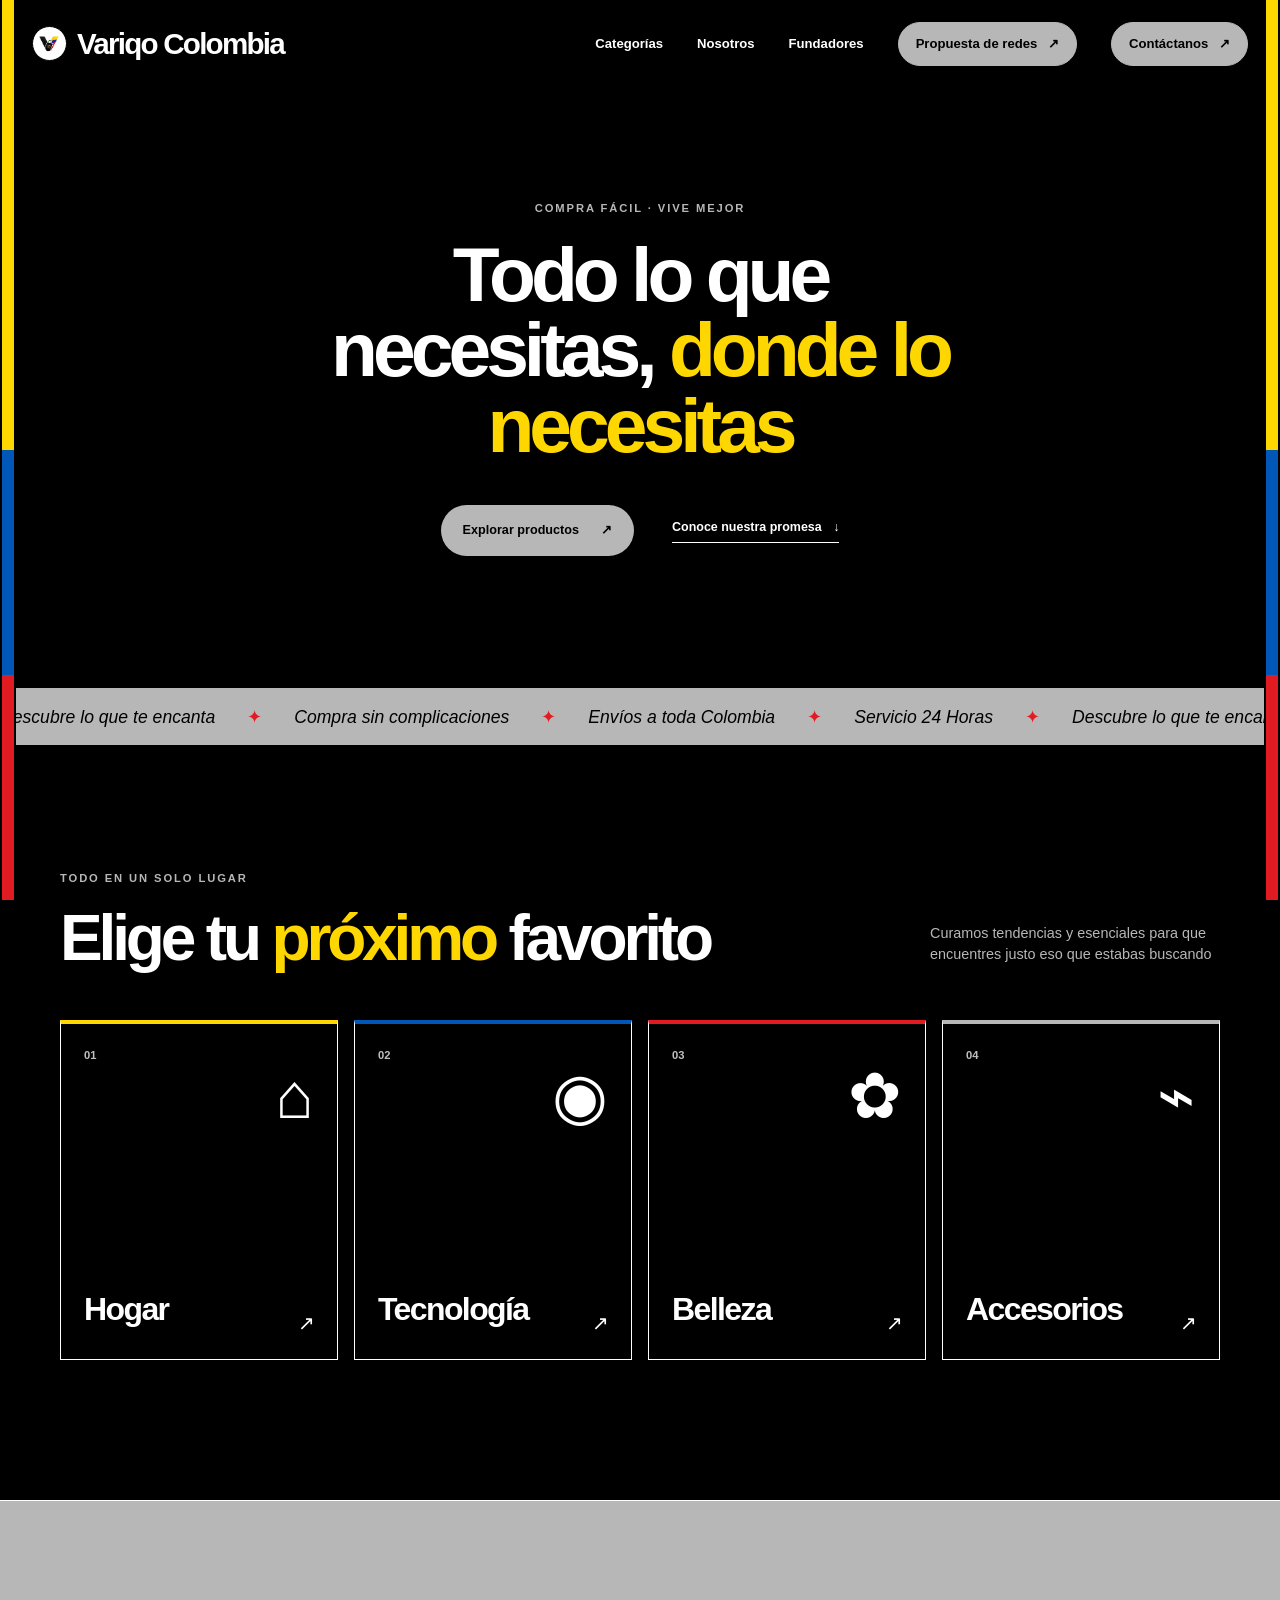
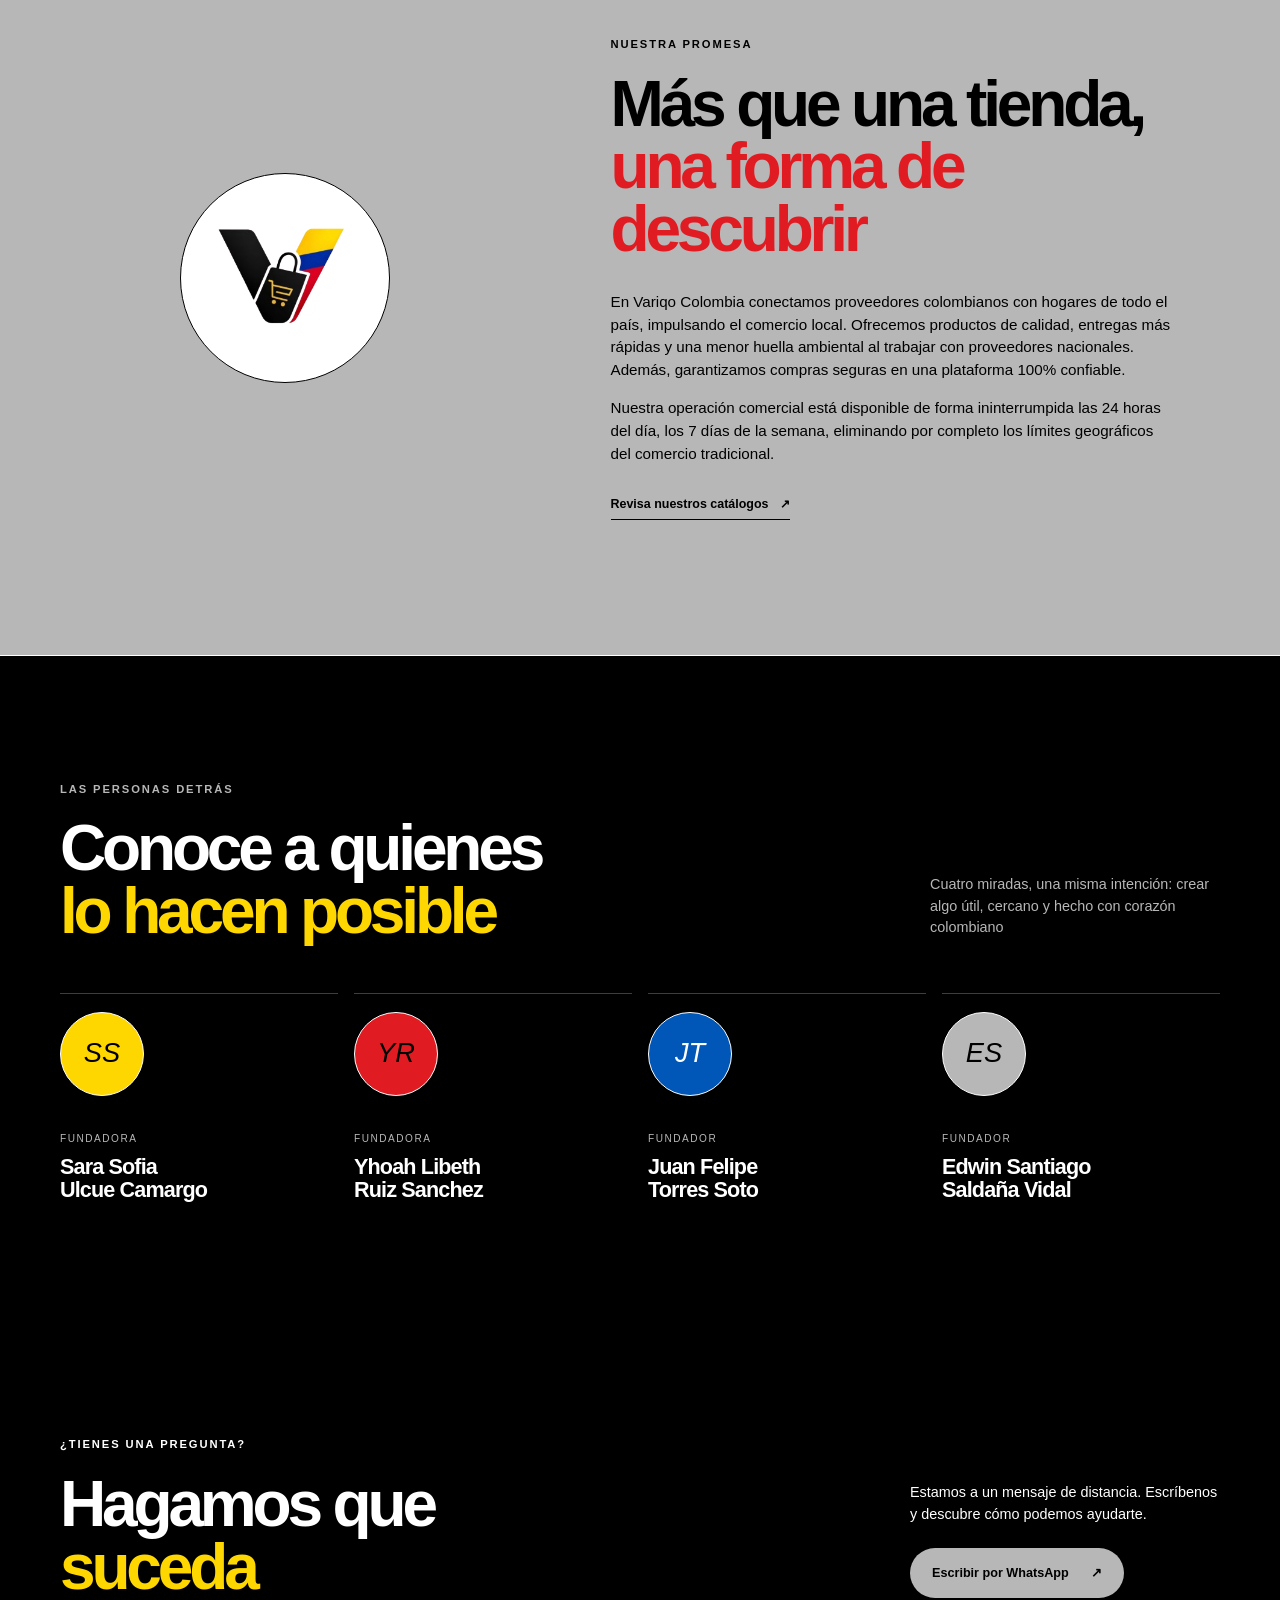
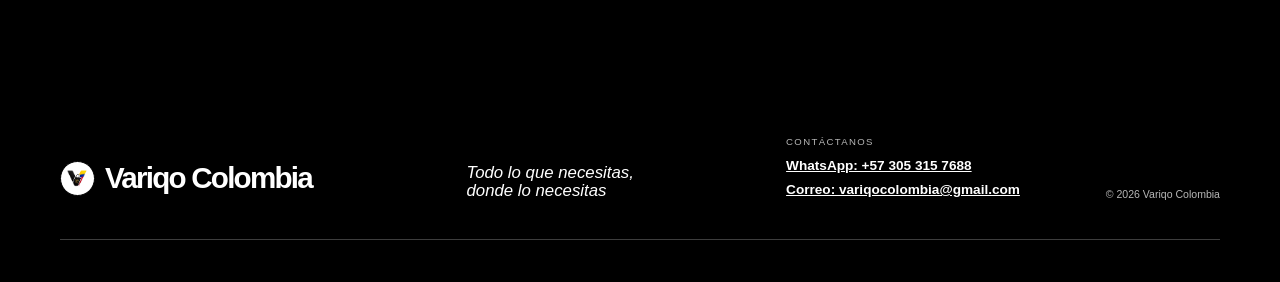
<file: index.html>
<!doctype html>
<html lang="es">
  <head>
    <meta charset="UTF-8" />
    <meta name="viewport" content="width=device-width, initial-scale=1.0" />
    <meta
      name="description"
      content="Variqo Colombia: todo lo que necesitas, donde lo necesitas. Descubre productos para tu hogar, belleza, tecnología y más."
    />
    <meta name="theme-color" content="#000000" />
    <title>Variqo Colombia | Todo lo que necesitas</title>
    <link rel="stylesheet" href="styles.v2.css" />
  </head>
  <body>
    <aside class="edge-flag edge-flag-left" aria-label="Bandera de Colombia decorativa" role="img"></aside>
    <aside class="edge-flag edge-flag-right" aria-label="Bandera de Colombia decorativa" role="img"></aside>
    <header class="site-header" id="inicio">
      <a class="brand" href="#inicio" aria-label="Variqo Colombia, inicio">
        <span class="brand-mark" aria-hidden="true">
          <img src="assets/variqo-logo-clean.png" alt="" />
        </span>
        <span>Variqo Colombia</span>
      </a>
      <button class="menu-toggle" type="button" aria-expanded="false" aria-controls="site-nav">
        <span class="sr-only">Abrir menú</span>
        <span></span><span></span>
      </button>
      <nav class="site-nav" id="site-nav" aria-label="Navegación principal">
        <div class="nav-links">
          <a href="#categorias">Categorías</a>
          <a href="#nosotros">Nosotros</a>
          <a href="#fundadores">Fundadores</a>
        </div>
        <div class="nav-proposal">
          <a class="nav-cta" href="propuesta-redes.html">Propuesta de redes <span aria-hidden="true">↗</span></a>
        </div>
        <a class="nav-cta" href="#contacto">Contáctanos <span aria-hidden="true">↗</span></a>
      </nav>
    </header>

    <main>
      <section class="hero section-shell">
        <div class="hero-copy">
          <p class="eyebrow">Compra fácil · Vive mejor</p>
          <h1>Todo lo que necesitas, <em>donde lo necesitas</em></h1>
          <div class="hero-actions">
            <a class="button button-primary" href="#categorias">Explorar productos <span aria-hidden="true">↗</span></a>
            <a class="text-link" href="#nosotros">Conoce nuestra promesa <span aria-hidden="true">↓</span></a>
          </div>
        </div>
      </section>

      <div class="ticker" aria-label="Beneficios de Variqo">
        <div class="ticker-track">
          <div class="ticker-group">
            <span>Descubre lo que te encanta</span><span class="ticker-star" aria-hidden="true">✦</span><span>Compra sin complicaciones</span><span class="ticker-star" aria-hidden="true">✦</span>
            <span>Envíos a toda Colombia</span><span class="ticker-star" aria-hidden="true">✦</span><span>Servicio 24 Horas</span><span class="ticker-star" aria-hidden="true">✦</span>
          </div>
          <div class="ticker-group" aria-hidden="true">
            <span>Descubre lo que te encanta</span><span class="ticker-star" aria-hidden="true">✦</span><span>Compra sin complicaciones</span><span class="ticker-star" aria-hidden="true">✦</span>
            <span>Envíos a toda Colombia</span><span class="ticker-star" aria-hidden="true">✦</span><span>Servicio 24 Horas</span><span class="ticker-star" aria-hidden="true">✦</span>
          </div>
        </div>
      </div>

      <section class="section-shell categories-section" id="categorias">
        <div class="section-heading">
          <div>
            <p class="eyebrow">Todo en un solo lugar</p>
            <h2>Elige tu <em>próximo</em> favorito</h2>
          </div>
          <p class="section-description">Curamos tendencias y esenciales para que encuentres justo eso que estabas buscando</p>
        </div>
        <div class="category-grid">
          <a class="category-card category-home reveal" href="#contacto">
            <span class="category-number">01</span><span class="category-icon" aria-hidden="true">⌂</span>
            <h3>Hogar</h3><span class="card-arrow">↗</span>
          </a>
          <a class="category-card category-tech reveal" href="#contacto">
            <span class="category-number">02</span><span class="category-icon" aria-hidden="true">◉</span>
            <h3>Tecnología</h3><span class="card-arrow">↗</span>
          </a>
          <a class="category-card category-beauty reveal" href="#contacto">
            <span class="category-number">03</span><span class="category-icon" aria-hidden="true">✿</span>
            <h3>Belleza</h3><span class="card-arrow">↗</span>
          </a>
          <a class="category-card category-accessories reveal" href="#contacto">
            <span class="category-number">04</span><span class="category-icon" aria-hidden="true">⌁</span>
            <h3>Accesorios</h3><span class="card-arrow">↗</span>
          </a>
        </div>
      </section>

      <section class="about-section" id="nosotros">
        <div class="section-shell about-layout">
          <div class="about-stamp" aria-hidden="true">
            <span class="about-logo-frame">
              <img src="assets/variqo-logo-clean.png" alt="" />
            </span>
          </div>
          <div class="about-copy">
            <p class="eyebrow">Nuestra promesa</p>
            <h2>Más que una tienda,<br /><em>una forma de descubrir</em></h2>
            <p>
              En Variqo Colombia conectamos proveedores colombianos con hogares de todo el país,
              impulsando el comercio local. Ofrecemos productos de calidad, entregas más rápidas y 
              una menor huella ambiental al trabajar con proveedores nacionales. Además, garantizamos 
              compras seguras en una plataforma 100% confiable.
            </p>
            <p>
              Nuestra operación comercial está disponible de forma ininterrumpida las 24 horas 
              del día, los 7 días de la semana, eliminando por completo los límites geográficos del
              comercio tradicional.
            </p>
            <a class="text-link dark-link" href="#contacto">Revisa nuestros catálogos <span aria-hidden="true">↗</span></a>
          </div>
        </div>
      </section>

      <section class="section-shell founders-section" id="fundadores">
        <div class="section-heading founders-heading">
          <div><p class="eyebrow">Las personas detrás</p><h2>Conoce a quienes<br /><em>lo hacen posible</em></h2></div>
          <p class="section-description">Cuatro miradas, una misma intención: crear algo útil, cercano y hecho con corazón colombiano</p>
        </div>
        <div class="founders-grid">
          <article class="founder-card reveal"><div class="avatar avatar-sara">SS</div><p class="founder-role">Fundadora</p><h3>Sara Sofia<br />Ulcue Camargo</h3></article>
          <article class="founder-card reveal"><div class="avatar avatar-yhoah">YR</div><p class="founder-role">Fundadora</p><h3>Yhoah Libeth<br />Ruiz Sanchez</h3></article>
          <article class="founder-card reveal"><div class="avatar avatar-juan">JT</div><p class="founder-role">Fundador</p><h3>Juan Felipe<br />Torres Soto</h3></article>
          <article class="founder-card reveal"><div class="avatar avatar-edwin">ES</div><p class="founder-role">Fundador</p><h3>Edwin Santiago<br />Saldaña Vidal</h3></article>
        </div>
      </section>

      <section class="contact-section" id="contacto">
        <div class="section-shell contact-inner">
          <div><p class="eyebrow">¿Tienes una pregunta?</p><h2>Hagamos que<br /><em>suceda</em></h2></div>
          <div class="contact-action"><p>Estamos a un mensaje de distancia. Escríbenos y descubre cómo podemos ayudarte.</p><a class="button button-light" href="https://wa.me/573053157688" target="_blank" rel="noopener noreferrer">Escribir por WhatsApp <span aria-hidden="true">↗</span></a></div>
        </div>
      </section>
    </main>

    <footer class="site-footer">
      <div class="section-shell footer-inner">
        <a class="brand footer-brand" href="#inicio">
          <span class="brand-mark" aria-hidden="true">
            <img src="assets/variqo-logo-clean.png" alt="" />
          </span>
          <span>Variqo Colombia</span>
        </a>
        <p>Todo lo que necesitas,<br />donde lo necesitas</p>
        <div class="footer-contact">
          <span>Contáctanos</span>
          <a href="https://wa.me/573053157688" target="_blank" rel="noopener noreferrer">WhatsApp: +57 305 315 7688</a>
          <a href="mailto:variqocolombia@gmail.com">Correo: variqocolombia@gmail.com</a>
        </div>
        <p class="copyright">© <span id="year"></span> Variqo Colombia</p>
      </div>
    </footer>
    <script src="script.js"></script>
  </body>
</html>
</file>
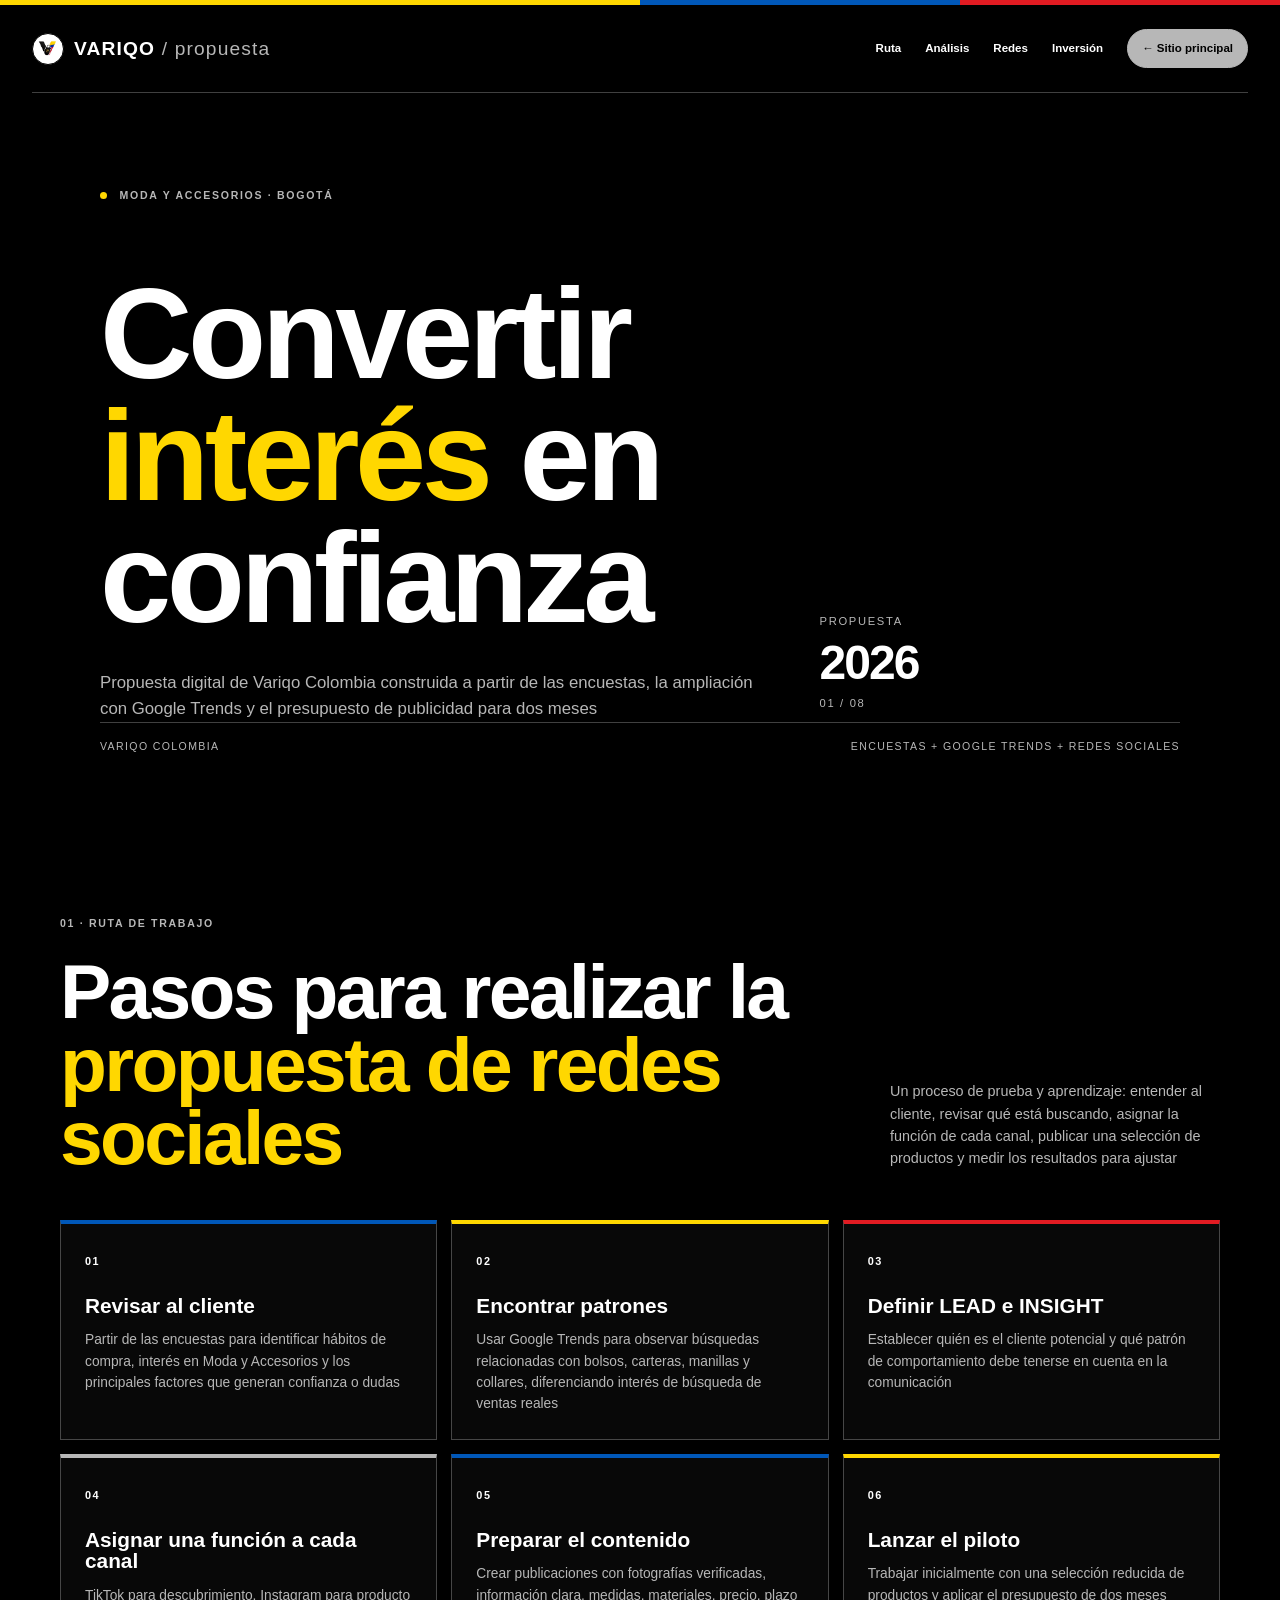
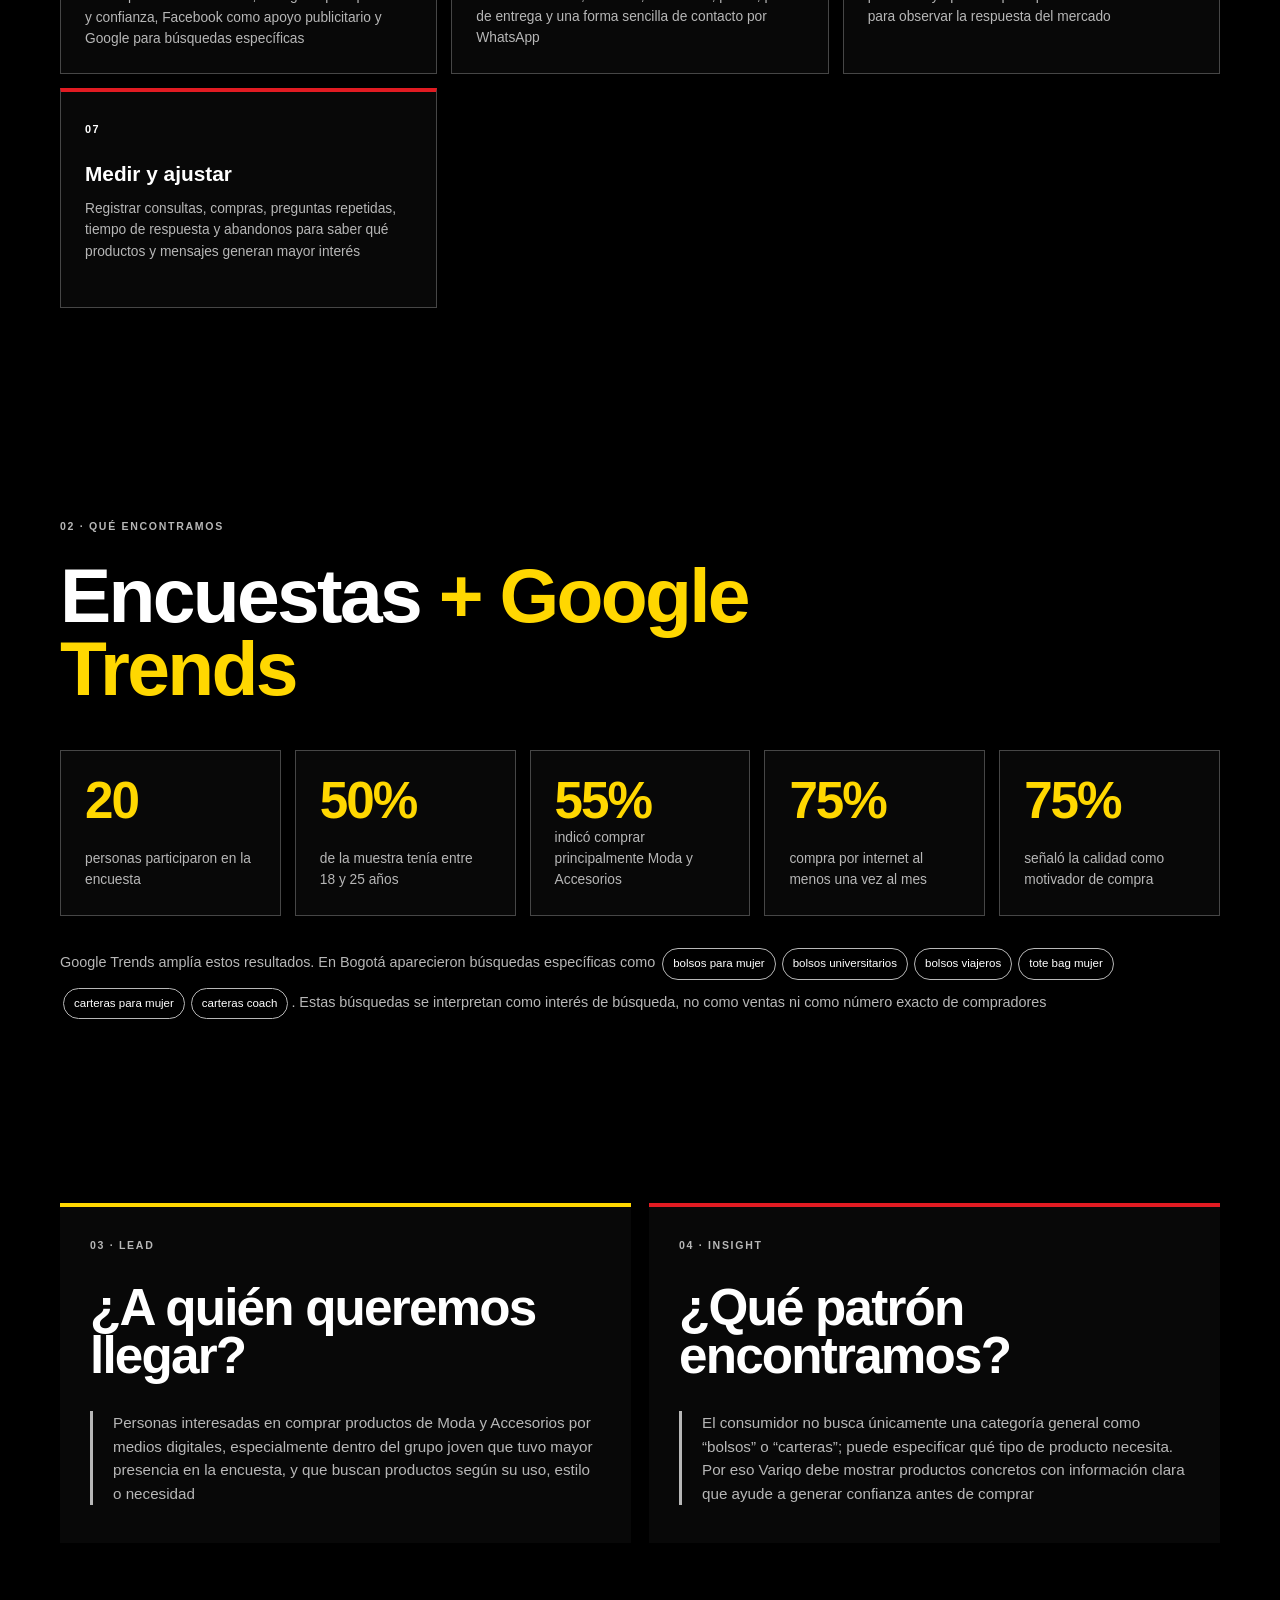
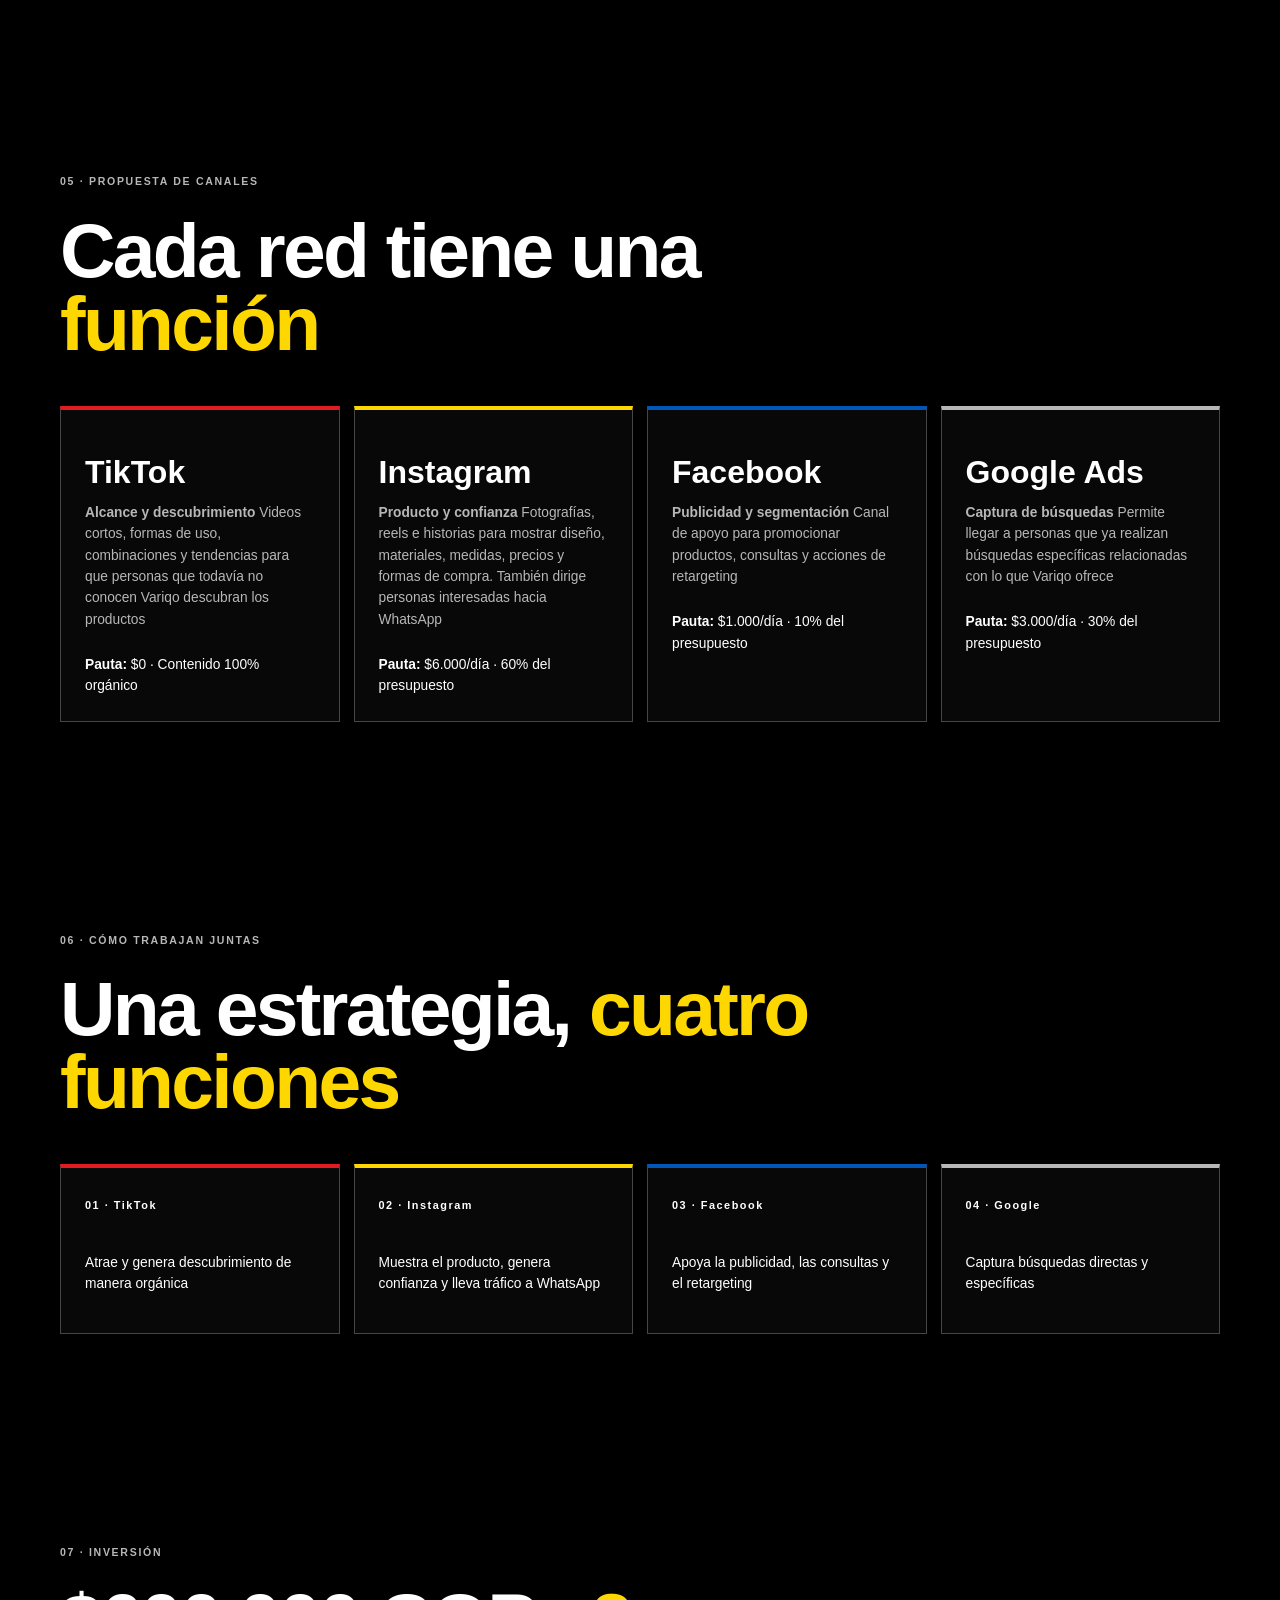
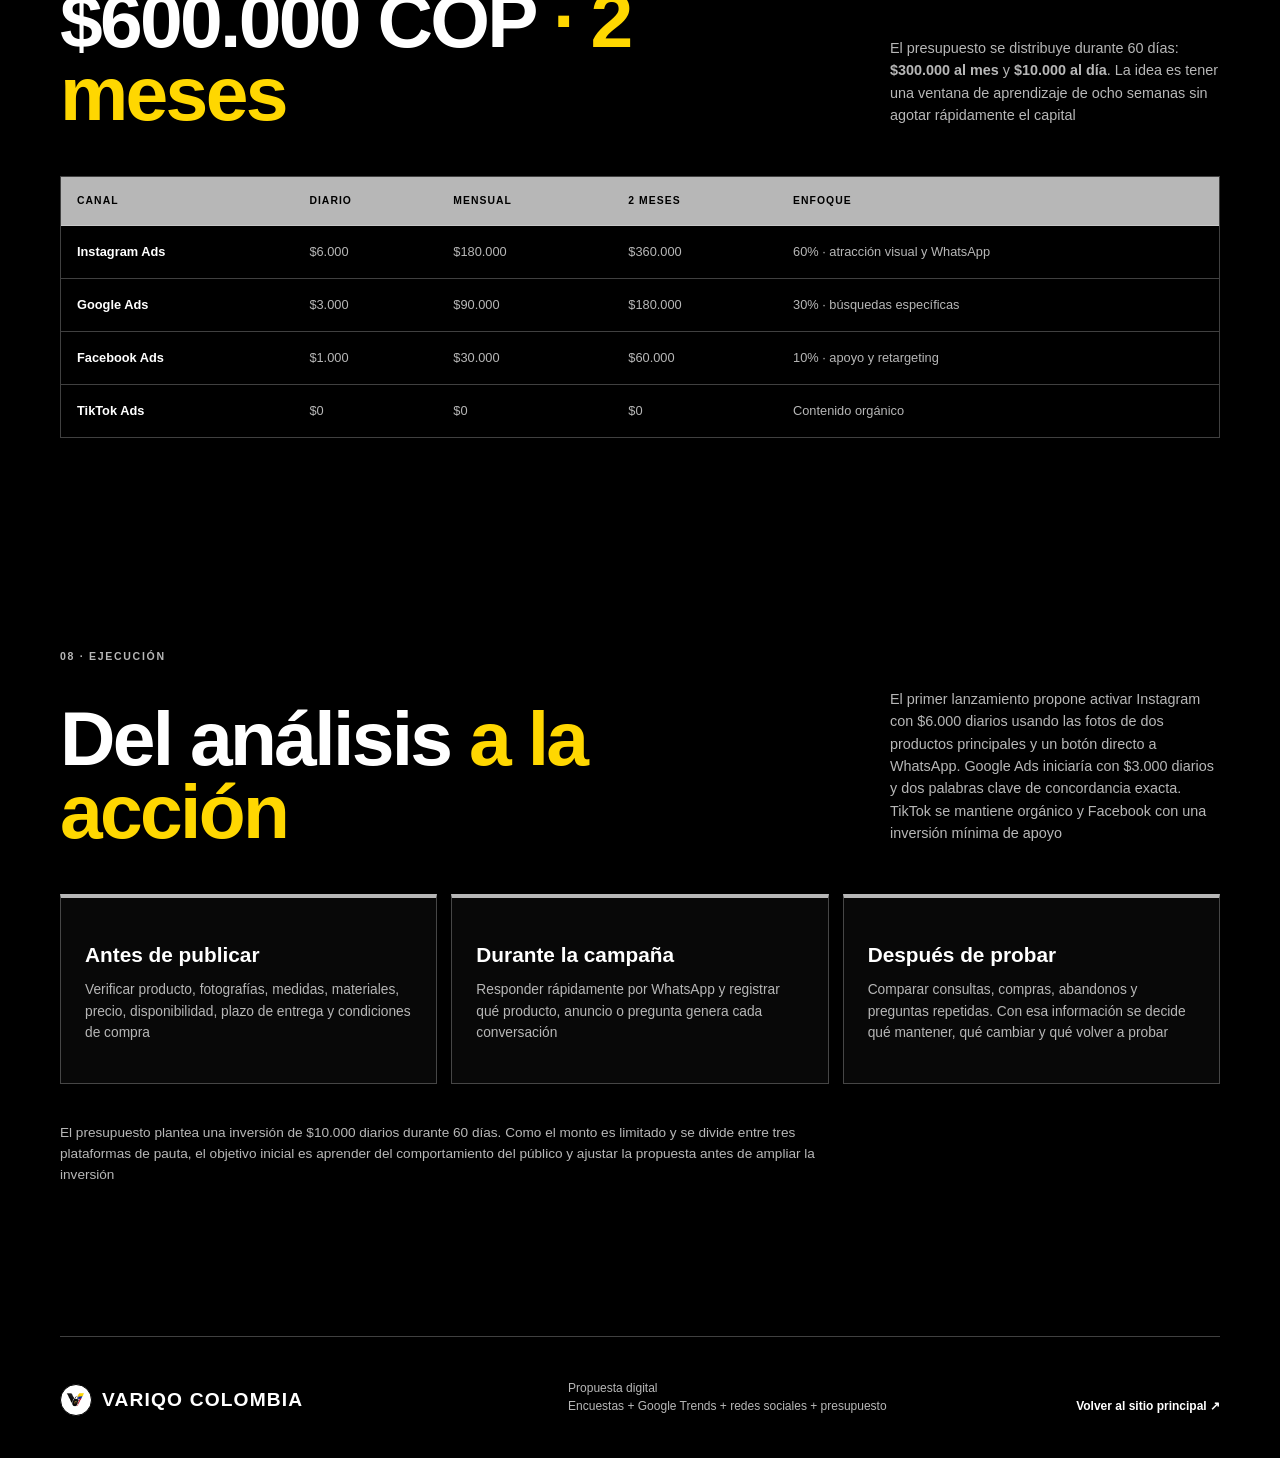
<file: propuesta-redes.html>
<!doctype html>
<html lang="es">
  <head>
    <meta charset="UTF-8" />
    <meta name="viewport" content="width=device-width, initial-scale=1.0" />
    <meta name="description" content="Propuesta digital de Variqo Colombia: análisis, canales, inversión y ruta de ejecución para Moda y Accesorios." />
    <meta name="theme-color" content="#000000" />
    <title>Variqo Colombia | Propuesta digital</title>
    <link rel="stylesheet" href="propuesta-redes.css" />
  </head>
  <body>
    <header class="proposal-header">
      <a class="proposal-brand" href="index.html" aria-label="Volver a Variqo Colombia">
        <span class="brand-mark" aria-hidden="true"><img src="assets/variqo-logo-clean.png" alt="" /></span>
        <span>VARIQO <span class="brand-muted">/ propuesta</span></span>
      </a>
      <nav aria-label="Navegación de la propuesta">
        <a href="#ruta">Ruta</a>
        <a href="#analisis">Análisis</a>
        <a href="#canales">Redes</a>
        <a href="#inversion">Inversión</a>
        <a class="header-back" href="index.html"><span aria-hidden="true">←</span> Sitio principal</a>
      </nav>
    </header>

    <main>
      <section class="proposal-hero section-wrap" aria-labelledby="proposal-title">
        <div class="hero-kicker"><span class="dot" aria-hidden="true"></span> Moda y Accesorios · Bogotá</div>
        <div class="hero-grid">
          <div>
            <h1 id="proposal-title">Convertir<br /><em>interés</em> en confianza</h1>
            <p class="hero-lead">Propuesta digital de Variqo Colombia construida a partir de las encuestas, la ampliación con Google Trends y el presupuesto de publicidad para dos meses</p>
          </div>
          <div class="hero-index"><span>Propuesta</span><strong>2026</strong><span>01 / 08</span></div>
        </div>
        <div class="hero-foot"><span>Variqo Colombia</span><span>Encuestas + Google Trends + redes sociales</span></div>
      </section>

      <section class="content-section section-wrap" id="ruta" aria-labelledby="ruta-title">
        <div class="section-kicker">01 · Ruta de trabajo</div>
        <div class="section-heading">
          <h2 id="ruta-title">Pasos para realizar la <em>propuesta de redes sociales</em></h2>
          <p>Un proceso de prueba y aprendizaje: entender al cliente, revisar qué está buscando, asignar la función de cada canal, publicar una selección de productos y medir los resultados para ajustar</p>
        </div>
        <div class="info-grid steps-grid">
          <article class="info-card accent-blue"><span class="card-number">01</span><h3>Revisar al cliente</h3><p>Partir de las encuestas para identificar hábitos de compra, interés en Moda y Accesorios y los principales factores que generan confianza o dudas</p></article>
          <article class="info-card accent-yellow"><span class="card-number">02</span><h3>Encontrar patrones</h3><p>Usar Google Trends para observar búsquedas relacionadas con bolsos, carteras, manillas y collares, diferenciando interés de búsqueda de ventas reales</p></article>
          <article class="info-card accent-red"><span class="card-number">03</span><h3>Definir LEAD e INSIGHT</h3><p>Establecer quién es el cliente potencial y qué patrón de comportamiento debe tenerse en cuenta en la comunicación</p></article>
          <article class="info-card accent-gray"><span class="card-number">04</span><h3>Asignar una función a cada canal</h3><p>TikTok para descubrimiento, Instagram para producto y confianza, Facebook como apoyo publicitario y Google para búsquedas específicas</p></article>
          <article class="info-card accent-blue"><span class="card-number">05</span><h3>Preparar el contenido</h3><p>Crear publicaciones con fotografías verificadas, información clara, medidas, materiales, precio, plazo de entrega y una forma sencilla de contacto por WhatsApp</p></article>
          <article class="info-card accent-yellow"><span class="card-number">06</span><h3>Lanzar el piloto</h3><p>Trabajar inicialmente con una selección reducida de productos y aplicar el presupuesto de dos meses para observar la respuesta del mercado</p></article>
          <article class="info-card accent-red"><span class="card-number">07</span><h3>Medir y ajustar</h3><p>Registrar consultas, compras, preguntas repetidas, tiempo de respuesta y abandonos para saber qué productos y mensajes generan mayor interés</p></article>
        </div>
      </section>

      <section class="content-section section-wrap" id="analisis" aria-labelledby="analisis-title">
        <div class="section-kicker">02 · Qué encontramos</div>
        <div class="section-heading"><h2 id="analisis-title">Encuestas <em>+ Google Trends</em></h2></div>
        <div class="metrics-grid">
          <article class="metric-card"><strong>20</strong><span>personas participaron en la encuesta</span></article>
          <article class="metric-card"><strong>50%</strong><span>de la muestra tenía entre 18 y 25 años</span></article>
          <article class="metric-card"><strong>55%</strong><span>indicó comprar principalmente Moda y Accesorios</span></article>
          <article class="metric-card"><strong>75%</strong><span>compra por internet al menos una vez al mes</span></article>
          <article class="metric-card"><strong>75%</strong><span>señaló la calidad como motivador de compra</span></article>
        </div>
        <p class="analysis-note">Google Trends amplía estos resultados. En Bogotá aparecieron búsquedas específicas como <span class="tag">bolsos para mujer</span><span class="tag">bolsos universitarios</span><span class="tag">bolsos viajeros</span><span class="tag">tote bag mujer</span><span class="tag">carteras para mujer</span><span class="tag">carteras coach</span>. Estas búsquedas se interpretan como interés de búsqueda, no como ventas ni como número exacto de compradores</p>
      </section>

      <section class="insight-section section-wrap" aria-labelledby="lead-title">
        <div class="insight-block accent-yellow"><div class="section-kicker">03 · LEAD</div><h2 id="lead-title">¿A quién queremos llegar?</h2><p class="quote">Personas interesadas en comprar productos de Moda y Accesorios por medios digitales, especialmente dentro del grupo joven que tuvo mayor presencia en la encuesta, y que buscan productos según su uso, estilo o necesidad</p></div>
        <div class="insight-block accent-red" aria-labelledby="insight-title"><div class="section-kicker">04 · INSIGHT</div><h2 id="insight-title">¿Qué patrón encontramos?</h2><p class="quote">El consumidor no busca únicamente una categoría general como “bolsos” o “carteras”; puede especificar qué tipo de producto necesita. Por eso Variqo debe mostrar productos concretos con información clara que ayude a generar confianza antes de comprar</p></div>
      </section>

      <section class="content-section section-wrap" id="canales" aria-labelledby="canales-title">
        <div class="section-kicker">05 · Propuesta de canales</div>
        <div class="section-heading"><h2 id="canales-title">Cada red tiene una <em>función</em></h2></div>
        <div class="info-grid channels-grid">
          <article class="info-card channel-card accent-red"><h3>TikTok</h3><p><strong>Alcance y descubrimiento</strong> Videos cortos, formas de uso, combinaciones y tendencias para que personas que todavía no conocen Variqo descubran los productos</p><p class="budget-note"><strong>Pauta:</strong> $0 · Contenido 100% orgánico</p></article>
          <article class="info-card channel-card accent-yellow"><h3>Instagram</h3><p><strong>Producto y confianza</strong> Fotografías, reels e historias para mostrar diseño, materiales, medidas, precios y formas de compra. También dirige personas interesadas hacia WhatsApp</p><p class="budget-note"><strong>Pauta:</strong> $6.000/día · 60% del presupuesto</p></article>
          <article class="info-card channel-card accent-blue"><h3>Facebook</h3><p><strong>Publicidad y segmentación</strong> Canal de apoyo para promocionar productos, consultas y acciones de retargeting</p><p class="budget-note"><strong>Pauta:</strong> $1.000/día · 10% del presupuesto</p></article>
          <article class="info-card channel-card accent-gray"><h3>Google Ads</h3><p><strong>Captura de búsquedas</strong> Permite llegar a personas que ya realizan búsquedas específicas relacionadas con lo que Variqo ofrece</p><p class="budget-note"><strong>Pauta:</strong> $3.000/día · 30% del presupuesto</p></article>
        </div>
      </section>

      <section class="content-section section-wrap" aria-labelledby="functions-title">
        <div class="section-kicker">06 · Cómo trabajan juntas</div>
        <div class="section-heading"><h2 id="functions-title">Una estrategia, <em>cuatro funciones</em></h2></div>
        <div class="info-grid function-grid">
          <article class="info-card"><span class="card-number">01 · TikTok</span><p>Atrae y genera descubrimiento de manera orgánica</p></article>
          <article class="info-card"><span class="card-number">02 · Instagram</span><p>Muestra el producto, genera confianza y lleva tráfico a WhatsApp</p></article>
          <article class="info-card"><span class="card-number">03 · Facebook</span><p>Apoya la publicidad, las consultas y el retargeting</p></article>
          <article class="info-card"><span class="card-number">04 · Google</span><p>Captura búsquedas directas y específicas</p></article>
        </div>
      </section>

      <section class="content-section section-wrap" id="inversion" aria-labelledby="inversion-title">
        <div class="section-kicker">07 · Inversión</div>
        <div class="section-heading"><h2 id="inversion-title">$600.000 COP <em>· 2 meses</em></h2><p>El presupuesto se distribuye durante 60 días: <strong>$300.000 al mes</strong> y <strong>$10.000 al día</strong>. La idea es tener una ventana de aprendizaje de ocho semanas sin agotar rápidamente el capital</p></div>
        <div class="table-wrap"><table><thead><tr><th>Canal</th><th>Diario</th><th>Mensual</th><th>2 meses</th><th>Enfoque</th></tr></thead><tbody><tr><td>Instagram Ads</td><td>$6.000</td><td>$180.000</td><td>$360.000</td><td>60% · atracción visual y WhatsApp</td></tr><tr><td>Google Ads</td><td>$3.000</td><td>$90.000</td><td>$180.000</td><td>30% · búsquedas específicas</td></tr><tr><td>Facebook Ads</td><td>$1.000</td><td>$30.000</td><td>$60.000</td><td>10% · apoyo y retargeting</td></tr><tr><td>TikTok Ads</td><td>$0</td><td>$0</td><td>$0</td><td>Contenido orgánico</td></tr></tbody></table></div>
      </section>

      <section class="content-section section-wrap execution-section" id="accion" aria-labelledby="accion-title">
        <div class="section-kicker">08 · Ejecución</div>
        <div class="section-heading"><h2 id="accion-title">Del análisis <em>a la acción</em></h2><p>El primer lanzamiento propone activar Instagram con $6.000 diarios usando las fotos de dos productos principales y un botón directo a WhatsApp. Google Ads iniciaría con $3.000 diarios y dos palabras clave de concordancia exacta. TikTok se mantiene orgánico y Facebook con una inversión mínima de apoyo</p></div>
        <div class="info-grid execution-grid"><article class="info-card"><h3>Antes de publicar</h3><p>Verificar producto, fotografías, medidas, materiales, precio, disponibilidad, plazo de entrega y condiciones de compra</p></article><article class="info-card"><h3>Durante la campaña</h3><p>Responder rápidamente por WhatsApp y registrar qué producto, anuncio o pregunta genera cada conversación</p></article><article class="info-card"><h3>Después de probar</h3><p>Comparar consultas, compras, abandonos y preguntas repetidas. Con esa información se decide qué mantener, qué cambiar y qué volver a probar</p></article></div>
        <p class="closing-note">El presupuesto plantea una inversión de $10.000 diarios durante 60 días. Como el monto es limitado y se divide entre tres plataformas de pauta, el objetivo inicial es aprender del comportamiento del público y ajustar la propuesta antes de ampliar la inversión</p>
      </section>
    </main>

    <footer class="proposal-footer section-wrap">
      <a class="proposal-brand" href="index.html" aria-label="Volver a Variqo Colombia"><span class="brand-mark" aria-hidden="true"><img src="assets/variqo-logo-clean.png" alt="" /></span><span>VARIQO COLOMBIA</span></a>
      <p>Propuesta digital<br />Encuestas + Google Trends + redes sociales + presupuesto</p>
      <a class="footer-back" href="index.html">Volver al sitio principal <span aria-hidden="true">↗</span></a>
    </footer>
  </body>
</html>
</file>
<file: styles.v2.css>
:root {
  --black: #000000;
  --white: #ffffff;
  --gray: #B7B7B7;
  --blue: #0057b8;
  --yellow: #ffd700;
  --red: #e11b22;
  --line: rgba(255, 255, 255, 0.24);
  --font-brand: "Etna Sans Serif", Arial, Helvetica, sans-serif;
  --font-body: "Etna Sans Serif", Arial, Helvetica, sans-serif;
}

* {
  box-sizing: border-box;
}

html {
  scroll-behavior: smooth;
}

body {
  margin: 0;
  background: var(--black);
  color: var(--white);
  font-family: var(--font-body);
  font-size: 16px;
  line-height: 1.5;
  overflow-x: hidden;
}

a,
button {
  -webkit-tap-highlight-color: transparent;
}

.section-shell {
  width: min(1160px, calc(100% - 64px));
  margin: auto;
}

.sr-only {
  position: absolute;
  width: 1px;
  height: 1px;
  padding: 0;
  margin: -1px;
  overflow: hidden;
  clip: rect(0, 0, 0, 0);
  white-space: nowrap;
  border: 0;
}

.site-header {
  width: min(1240px, calc(100% - 64px));
  margin: auto;
  height: 88px;
  display: flex;
  align-items: center;
  justify-content: space-between;
  position: relative;
  z-index: 10;
  background: var(--black);
}

.brand {
  display: inline-flex;
  align-items: center;
  gap: 10px;
  color: inherit;
  text-decoration: none;
  font-family: var(--font-brand);
  font-size: clamp(1.45rem, 2.4vw, 1.85rem);
  font-weight: 700;
  letter-spacing: -0.06em;
}

.brand-mark {
  display: grid;
  place-items: center;
  background: var(--white);
  border: 1px solid var(--black);
  color: var(--black);
  border-radius: 50%;
  width: 35px;
  height: 35px;
  padding: 3px;
  overflow: hidden;
  flex: 0 0 35px;
}

.brand-mark img {
  display: block;
  width: 100%;
  height: 100%;
  object-fit: contain;
}

.brand-accent,
.hero h1 em,
h2 em {
  color: var(--yellow);
}

.site-nav {
  display: flex;
  align-items: center;
  gap: 34px;
  font-size: 0.82rem;
  font-weight: 600;
}

.nav-links {
  display: flex;
  align-items: center;
  gap: 34px;
}

.nav-proposal {
  display: flex;
  align-items: center;
}

.site-nav a {
  color: inherit;
  text-decoration: none;
}

.site-nav a:hover,
.site-nav a:focus-visible,
.text-link:hover,
.text-link:focus-visible {
  color: var(--yellow);
}

.nav-cta {
  background: var(--gray);
  border: 1px solid var(--gray);
  border-radius: 100px;
  color: var(--black) !important;
  padding: 11px 17px;
}

.nav-cta:hover,
.nav-cta:focus-visible {
  background: var(--white);
  border-color: var(--white);
}

.nav-cta span {
  margin-left: 7px;
}

.menu-toggle {
  display: none;
  border: 0;
  background: transparent;
  color: var(--white);
  padding: 8px;
}

.hero {
  min-height: 600px;
  display: flex;
  align-items: center;
  justify-content: center;
  padding: 65px 0 85px;
}

.hero-copy {
  max-width: 900px;
  text-align: center;
}

.eyebrow {
  text-transform: uppercase;
  font-size: 0.7rem;
  font-weight: 700;
  letter-spacing: 0.17em;
  margin: 0 0 20px;
  color: var(--gray);
}

.hero h1,
h2,
.ticker-track,
.category-card h3,
.founder-card h3,
.footer-inner > p {
  font-family: var(--font-brand);
}

.hero h1,
h2 {
  font-weight: 700;
  letter-spacing: -0.065em;
  line-height: 0.98;
  margin: 0;
}

.hero h1 {
  font-size: clamp(3.4rem, 6vw, 5.65rem);
  max-width: 710px;
  margin-inline: auto;
}

.hero h1 em,
h2 em {
  font-style: normal;
}

.hero-actions {
  display: flex;
  align-items: center;
  justify-content: center;
  margin-top: 42px;
  gap: 38px;
}

.button {
  display: inline-flex;
  align-items: center;
  justify-content: center;
  gap: 22px;
  text-decoration: none;
  font-weight: 700;
  font-size: 0.79rem;
  padding: 16px 22px;
  border-radius: 100px;
  transition: transform 0.2s, background 0.2s;
}

.button:hover,
.button:focus-visible {
  transform: translateY(-3px);
}

.button-primary {
  background: var(--gray);
  color: var(--black);
}

.button-primary:hover,
.button-primary:focus-visible {
  background: var(--white);
}

.text-link {
  color: var(--white);
  font-weight: 700;
  font-size: 0.78rem;
  text-decoration: none;
  border-bottom: 1px solid currentColor;
  padding-bottom: 5px;
}

.text-link span {
  margin-left: 8px;
}

.edge-flag {
  position: fixed;
  top: 0;
  bottom: 0;
  width: 16px;
  background: linear-gradient(
    to bottom,
    var(--yellow) 0 50%,
    var(--blue) 50% 75%,
    var(--red) 75% 100%
  );
  pointer-events: none;
  z-index: 20;
  border-left: 2px solid var(--black);
  border-right: 2px solid var(--black);
}

.edge-flag-left {
  left: 0;
}

.edge-flag-right {
  right: 0;
}

.ticker {
  overflow: hidden;
  background-color: #B7B7B7;
  color: var(--black);
  padding: 15px 0;
  white-space: nowrap;
  border-top: 1px solid var(--gray);
}

.ticker-track {
  display: inline-flex;
  align-items: center;
  width: max-content;
  font-size: 1.1rem;
  font-style: italic;
  animation: ticker-scroll 24s linear infinite;
  will-change: transform;
}

.ticker-group {
  display: inline-flex;
  align-items: center;
  gap: 32px;
  padding-right: 32px;
}

@keyframes ticker-scroll {
  from {
    transform: translateX(-50%);
  }

  to {
    transform: translateX(0);
  }
}

.ticker-star {
  color: #E11B22 !important;
  font-family: Arial, Helvetica, sans-serif;
  font-style: normal;
}

.ticker-track span {
  color: #000000;
}

.categories-section,
.founders-section {
  padding: 125px 0 140px;
}

.section-heading {
  display: flex;
  justify-content: space-between;
  gap: 50px;
  align-items: end;
  margin-bottom: 50px;
}

.section-heading h2,
.about-copy h2,
.contact-inner h2 {
  font-size: clamp(2.7rem, 5vw, 4.3rem);
}

.section-description {
  max-width: 290px;
  color: var(--gray);
  font-size: 0.9rem;
  margin: 0 0 4px;
}

.category-grid,
.founders-grid {
  display: grid;
  grid-template-columns: repeat(4, 1fr);
  gap: 16px;
}

.category-card {
  min-height: 340px;
  color: var(--white);
  background: var(--black);
  text-decoration: none;
  border: 1px solid var(--white);
  padding: 23px;
  display: flex;
  flex-direction: column;
  position: relative;
  overflow: hidden;
  transition: transform 0.25s, box-shadow 0.25s;
}

.category-card:hover,
.category-card:focus-visible {
  transform: translateY(-8px);
  box-shadow: 7px 8px 0 var(--yellow);
}

.category-beauty {
  border-top: 4px solid var(--red);
}

.category-home {
  border-top: 4px solid var(--yellow);
}

.category-accessories {
  border-top: 4px solid var(--gray);
}

.category-tech {
  border-top: 4px solid var(--blue);
}

.category-number {
  font-size: 0.7rem;
  font-weight: 700;
  opacity: 0.75;
}

.category-icon {
  font-family: var(--font-brand);
  font-size: 4rem;
  align-self: flex-end;
  line-height: 1;
}

.category-card h3 {
  font-size: 2rem;
  margin: auto 0 3px;
  letter-spacing: -0.05em;
}

.category-card p {
  font-size: 0.76rem;
  margin: 0;
}

.card-arrow {
  position: absolute;
  bottom: 21px;
  right: 22px;
  font-size: 1.25rem;
}

.about-section {
  background: var(--gray);
  color: var(--black);
  padding: 135px 0;
  border-top: 1px solid var(--white);
  border-bottom: 1px solid var(--white);
}

.about-section h2 em {
  color: var(--red);
}

.about-layout {
  display: grid;
  grid-template-columns: 0.85fr 1.15fr;
  gap: 100px;
  align-items: center;
}

.about-stamp {
  width: 290px;
  height: 290px;
  border-radius: 50%;
  display: grid;
  place-items: center;
  transform: rotate(-12deg);
  position: relative;
  margin: auto;
}

.about-stamp::before,
.about-stamp::after {
  content: none;
  display: none;
}

.about-logo-frame {
  display: grid;
  place-items: center;
  width: 210px;
  height: 210px;
  padding: 16px;
  background: var(--white);
  border: 1px solid var(--black);
  border-radius: 50%;
  transform: rotate(12deg);
  overflow: hidden;
}

.about-logo-frame img {
  display: block;
  width: 100%;
  height: 100%;
  object-fit: contain;
}

.about-copy .eyebrow {
  color: var(--black);
}

.about-copy h2 {
  margin-bottom: 30px;
}

.about-copy > p:not(.eyebrow) {
  color: var(--black);
  max-width: 560px;
  font-size: 0.95rem;
}

.dark-link {
  display: inline-block;
  color: var(--black);
  border-color: var(--black);
  margin-top: 14px;
}

.founder-card {
  border-top: 1px solid var(--line);
  padding-top: 18px;
}

.avatar {
  width: 84px;
  height: 84px;
  border-radius: 50%;
  display: grid;
  place-items: center;
  font-family: var(--font-brand);
  font-size: 1.7rem;
  font-style: italic;
  margin-bottom: 35px;
  border: 1px solid var(--white);
  color: var(--black);
}

.avatar-sara {
  background: var(--yellow);
}

.avatar-yhoah {
  background: var(--red);
}

.avatar-juan {
  background: var(--blue);
  color: var(--white);
}

.avatar-edwin {
  background: var(--gray);
}

.founder-role {
  font-size: 0.63rem;
  text-transform: uppercase;
  letter-spacing: 0.15em;
  color: var(--gray);
  margin: 0 0 10px;
}

.founder-card h3 {
  font-size: 1.35rem;
  line-height: 1.05;
  margin: 0;
  letter-spacing: -0.04em;
}

.contact-section {
  background: var(--black);
  padding: 95px 0;
  overflow: hidden;
}

.contact-inner {
  display: flex;
  align-items: end;
  justify-content: space-between;
  position: relative;
}

.contact-inner .eyebrow {
  color: var(--white);
}

.contact-action {
  max-width: 310px;
}

.contact-action p {
  font-size: 0.9rem;
  margin: 0 0 22px;
}

.button-light {
  background: var(--gray);
  color: var(--black);
}

.site-footer {
  background: var(--black);
  padding: 42px 0;
}

.footer-inner {
  display: grid;
  grid-template-columns: 1.3fr 1fr 1fr auto;
  align-items: end;
  gap: 30px;
  border-bottom: 1px solid var(--line);
  padding-bottom: 38px;
}

.footer-inner > p {
  font-style: italic;
  font-size: 1.05rem;
  line-height: 1.1;
  margin: 0;
}

.footer-contact span {
  display: block;
  text-transform: uppercase;
  letter-spacing: 0.14em;
  font-size: 0.6rem;
  color: var(--gray);
  margin-bottom: 6px;
}

.footer-contact a {
  display: block;
  color: var(--white);
  font-size: 0.85rem;
  font-weight: 700;
  margin-top: 4px;
}

.copyright {
  font-family: var(--font-body) !important;
  font-size: 0.66rem !important;
  color: var(--gray);
  font-style: normal !important;
}

.reveal {
  opacity: 0;
  transform: translateY(20px);
  transition: opacity 0.6s ease, transform 0.6s ease;
}

.reveal.visible {
  opacity: 1;
  transform: translateY(0);
}

@media (prefers-reduced-motion: reduce) {
  html {
    scroll-behavior: auto;
  }

  .ticker-track {
    animation: none;
  }

  *,
  *::before,
  *::after {
    transition-duration: 0.01ms !important;
    animation-duration: 0.01ms !important;
  }
}

@media (max-width: 800px) {
  .section-shell,
  .site-header {
    width: min(100% - 40px, 600px);
  }

  .site-header {
    height: 75px;
  }

  .brand-mark {
    width: 32px;
    height: 32px;
    flex-basis: 32px;
    padding: 3px;
  }

  .menu-toggle {
    display: flex;
    flex-direction: column;
    gap: 5px;
    cursor: pointer;
  }

  .menu-toggle > span:not(.sr-only) {
    height: 2px;
    width: 24px;
    background: var(--white);
    display: block;
  }

  .site-nav {
    display: none;
    position: absolute;
    top: 68px;
    left: 0;
    right: 0;
    background: var(--black);
    padding: 22px;
    border: 1px solid var(--white);
    flex-direction: column;
    align-items: stretch;
    gap: 0;
    box-shadow: 5px 5px 0 var(--blue);
  }

  .nav-proposal,
  .nav-links {
    display: flex;
    flex-direction: column;
    align-items: stretch;
    gap: 0;
  }

  .site-nav.open {
    display: flex;
  }

  .site-nav a {
    padding: 12px 4px;
  }

  .nav-cta {
    text-align: center;
    margin-top: 8px;
  }

  .hero {
    padding: 60px 0 80px;
  }

  .hero h1 {
    font-size: clamp(3rem, 13vw, 5rem);
  }

  .section-heading {
    display: block;
  }

  .section-description {
    margin-top: 20px;
  }

  .category-grid,
  .founders-grid {
    grid-template-columns: repeat(2, 1fr);
  }

  .category-card {
    min-height: 285px;
  }

  .about-layout {
    grid-template-columns: 1fr;
    gap: 60px;
  }

  .about-stamp {
    width: 225px;
    height: 225px;
  }

  .about-logo-frame {
    width: 165px;
    height: 165px;
    padding: 13px;
  }

  .founders-grid {
    row-gap: 45px;
  }

  .contact-inner {
    display: block;
  }

  .contact-action {
    margin-top: 30px;
  }

  .footer-inner {
    grid-template-columns: 1fr 1fr;
    gap: 28px;
  }

  .footer-brand {
    grid-column: 1 / -1;
  }

  .copyright {
    text-align: left;
  }
}

@media (max-width: 460px) {
  .hero-actions {
    align-items: flex-start;
    flex-direction: column;
    gap: 28px;
  }

  .category-grid {
    gap: 10px;
  }

  .category-card {
    padding: 16px;
    min-height: 245px;
  }

  .category-card h3 {
    font-size: 1.55rem;
  }

  .category-icon {
    font-size: 3rem;
  }

  .founders-grid {
    gap: 25px 12px;
  }

  .founder-card h3 {
    font-size: 1.1rem;
  }

  .avatar {
    width: 65px;
    height: 65px;
    font-size: 1.4rem;
    margin-bottom: 24px;
  }

  .footer-inner {
    grid-template-columns: 1fr;
  }

  .footer-contact {
    grid-row: auto;
  }

  .copyright {
    grid-column: 1 / -1;
  }
}
</file>
<file: propuesta-redes.css>
:root {
  --black: #000000;
  --white: #ffffff;
  --gray: #b7b7b7;
  --blue: #0057b8;
  --yellow: #ffd700;
  --red: #e11b22;
  --line: rgba(255, 255, 255, 0.25);
  --font-brand: "Etna Sans Serif", Arial, Helvetica, sans-serif;
  --font-body: "Etna Sans Serif", Arial, Helvetica, sans-serif;
}

* { box-sizing: border-box; }
html { scroll-behavior: smooth; }
body { margin: 0; background: var(--black); color: var(--white); font-family: var(--font-body); line-height: 1.55; overflow-x: hidden; }
body::before { content: ""; display: block; height: 5px; background: linear-gradient(to right, var(--yellow) 0 50%, var(--blue) 50% 75%, var(--red) 75%); }
a, button { -webkit-tap-highlight-color: transparent; }
a { color: inherit; }
.section-wrap { width: min(1160px, calc(100% - 64px)); margin: 0 auto; }
.proposal-header { width: min(1240px, calc(100% - 64px)); min-height: 88px; margin: auto; display: flex; justify-content: space-between; align-items: center; border-bottom: 1px solid var(--line); position: relative; z-index: 2; background: var(--black); }
.proposal-header nav { display: flex; align-items: center; gap: 24px; font-size: .72rem; font-weight: 700; }
.proposal-header nav a, .proposal-brand, .footer-back { text-decoration: none; }
.proposal-header nav a:not(.header-back):hover, .proposal-header nav a:not(.header-back):focus-visible, .footer-back:hover, .footer-back:focus-visible { color: var(--yellow); }
.proposal-brand { display: inline-flex; align-items: center; gap: 10px; font-size: 1.2rem; font-weight: 700; letter-spacing: .06em; }
.brand-muted { color: var(--gray); font-weight: 400; }
.brand-mark { width: 32px; height: 32px; padding: 3px; display: grid; place-items: center; border: 1px solid var(--black); border-radius: 50%; background: var(--white); overflow: hidden; }
.brand-mark img { width: 100%; height: 100%; object-fit: contain; }
.header-back { padding: 10px 14px; border: 1px solid var(--gray); border-radius: 999px; color: var(--black); background: var(--gray); }
.header-back:hover, .header-back:focus-visible { background: var(--white); border-color: var(--white); }
.proposal-hero { min-height: 620px; padding: 94px 40px 30px; display: flex; flex-direction: column; justify-content: space-between; }
.hero-kicker, .section-kicker { text-transform: uppercase; letter-spacing: .16em; font-size: .66rem; font-weight: 700; color: var(--gray); }
.dot { width: 7px; height: 7px; display: inline-block; margin-right: 8px; background: var(--yellow); border-radius: 50%; }
.hero-grid { display: grid; grid-template-columns: 1.3fr .7fr; align-items: end; gap: 50px; margin-top: 70px; }
h1, h2, h3 { font-family: var(--font-brand); }
h1, h2 { margin: 0; font-weight: 700; letter-spacing: -.035em; line-height: .95; }
h1 { max-width: 800px; font-size: clamp(4rem, 10vw, 8.8rem); }
h1 em, h2 em { color: var(--yellow); font-style: normal; }
.hero-lead { max-width: 680px; margin: 32px 0 0; color: var(--gray); font-size: 1.05rem; }
.hero-index { align-self: end; display: grid; gap: 8px; max-width: 180px; padding-bottom: 10px; color: var(--gray); font-size: .7rem; text-transform: uppercase; letter-spacing: .15em; }
.hero-index strong { color: var(--white); font-family: var(--font-brand); font-size: 3rem; letter-spacing: -.04em; line-height: 1; }
.hero-foot { display: flex; justify-content: space-between; border-top: 1px solid var(--line); padding-top: 15px; color: var(--gray); font-size: .66rem; text-transform: uppercase; letter-spacing: .13em; }
.content-section { padding-top: 130px; padding-bottom: 80px; }
.section-heading { display: flex; justify-content: space-between; align-items: end; gap: 50px; margin: 24px 0 46px; }
h2 { max-width: 760px; font-size: clamp(2.8rem, 6vw, 5.8rem); }
.section-heading > p { max-width: 330px; margin: 0 0 4px; color: var(--gray); font-size: .9rem; }
.info-grid, .metrics-grid { display: grid; grid-template-columns: repeat(3, 1fr); gap: 14px; }
.info-card, .metric-card { border: 1px solid var(--line); background: #080808; padding: 24px; }
.info-card { border-top: 4px solid var(--gray); min-height: 220px; }
.info-card h3 { margin: 22px 0 13px; font-size: 1.3rem; line-height: 1.05; }
.info-card p, .metric-card span { color: var(--gray); font-size: .86rem; }
.info-card p { margin: 0; }
.card-number { color: var(--white); font-size: .68rem; font-weight: 700; letter-spacing: .14em; }
.accent-blue { border-top-color: var(--blue); }
.accent-yellow { border-top-color: var(--yellow); }
.accent-red { border-top-color: var(--red); }
.accent-gray { border-top-color: var(--gray); }
.steps-grid .info-card:last-child { grid-column: span 1; }
.metrics-grid { grid-template-columns: repeat(5, 1fr); }
.metric-card { min-height: 165px; display: flex; flex-direction: column; justify-content: space-between; }
.metric-card strong { color: var(--yellow); font-family: var(--font-brand); font-size: clamp(2.4rem, 4vw, 4rem); letter-spacing: -.04em; line-height: 1; }
.analysis-note { margin: 28px 0 0; color: var(--gray); font-size: .9rem; }
.tag { display: inline-block; margin: 4px 3px; padding: 6px 10px; border: 1px solid var(--gray); border-radius: 999px; color: var(--white); font-size: .72rem; }
.insight-section { display: grid; grid-template-columns: 1fr 1fr; gap: 18px; padding-top: 100px; padding-bottom: 100px; }
.insight-block { padding: 30px 30px 38px; border-top: 4px solid var(--yellow); background: #080808; }
.insight-block.accent-red { border-top-color: var(--red); }
.insight-block h2 { margin: 30px 0; font-size: clamp(2.3rem, 4vw, 4rem); }
.quote { margin: 0; padding-left: 20px; border-left: 3px solid var(--gray); color: var(--gray); font-size: .95rem; }
.channels-grid { grid-template-columns: repeat(4, 1fr); }
.channel-card { min-height: 310px; }
.channel-card h3 { font-size: 2rem; }
.budget-note { margin-top: 24px !important; color: var(--white) !important; }
.function-grid { grid-template-columns: repeat(4, 1fr); }
.function-grid .info-card { min-height: 170px; }
.function-grid .info-card:nth-child(1) { border-top-color: var(--red); }
.function-grid .info-card:nth-child(2) { border-top-color: var(--yellow); }
.function-grid .info-card:nth-child(3) { border-top-color: var(--blue); }
.function-grid .info-card:nth-child(4) { border-top-color: var(--gray); }
.function-grid p { margin-top: 35px; color: var(--white); }
.table-wrap { overflow-x: auto; border: 1px solid var(--line); }
table { width: 100%; min-width: 760px; border-collapse: collapse; font-size: .8rem; }
th, td { padding: 16px; border-bottom: 1px solid var(--line); text-align: left; }
th { background: var(--gray); color: var(--black); text-transform: uppercase; letter-spacing: .1em; font-size: .65rem; }
td { color: var(--gray); }
td:first-child { color: var(--white); font-weight: 700; }
tr:last-child td { border-bottom: 0; }
.execution-section { padding-bottom: 150px; }
.execution-grid { grid-template-columns: repeat(3, 1fr); }
.execution-grid .info-card { min-height: 190px; }
.closing-note { max-width: 760px; margin: 38px 0 0; color: var(--gray); font-size: .85rem; }
.proposal-footer { display: grid; grid-template-columns: 1fr 1fr auto; gap: 30px; align-items: end; padding-top: 42px; padding-bottom: 42px; border-top: 1px solid var(--line); }
.proposal-footer p { margin: 0; color: var(--gray); font-size: .75rem; }
.footer-back { font-size: .75rem; font-weight: 700; }
:focus-visible { outline: 2px solid var(--yellow); outline-offset: 4px; }
@media (prefers-reduced-motion: reduce) { html { scroll-behavior: auto; } }
@media (max-width: 900px) {
  .section-wrap, .proposal-header { width: min(100% - 40px, 680px); }
  .proposal-header { min-height: 76px; }
  .proposal-header nav a:not(.header-back) { display: none; }
  .proposal-hero { min-height: 600px; padding: 70px 0 25px; }
  .hero-grid, .section-heading { grid-template-columns: 1fr; display: grid; gap: 28px; align-items: start; }
  .hero-index { justify-self: start; }
  .info-grid, .metrics-grid, .channels-grid, .function-grid { grid-template-columns: repeat(2, 1fr); }
  .insight-section { grid-template-columns: 1fr; }
  .section-heading > p { max-width: 500px; }
}
@media (max-width: 520px) {
  .section-wrap, .proposal-header { width: min(100% - 32px, 440px); }
  .proposal-header nav { gap: 0; }
  .proposal-brand { font-size: 1rem; }
  .header-back { padding: 8px 10px; font-size: .66rem; }
  .proposal-hero { min-height: 570px; padding-top: 55px; }
  .hero-grid { margin-top: 48px; }
  h1 { font-size: clamp(3.5rem, 17vw, 5.2rem); }
  h2 { font-size: clamp(2.5rem, 13vw, 4rem); }
  .hero-foot { display: block; }
  .hero-foot span { display: block; margin-top: 8px; }
  .content-section { padding-top: 92px; padding-bottom: 45px; }
  .info-grid, .metrics-grid, .channels-grid, .function-grid { grid-template-columns: 1fr; }
  .insight-section { padding-top: 65px; padding-bottom: 60px; }
  .insight-block { padding: 24px 20px 30px; }
  .proposal-footer { grid-template-columns: 1fr; gap: 22px; }
}
</file>
